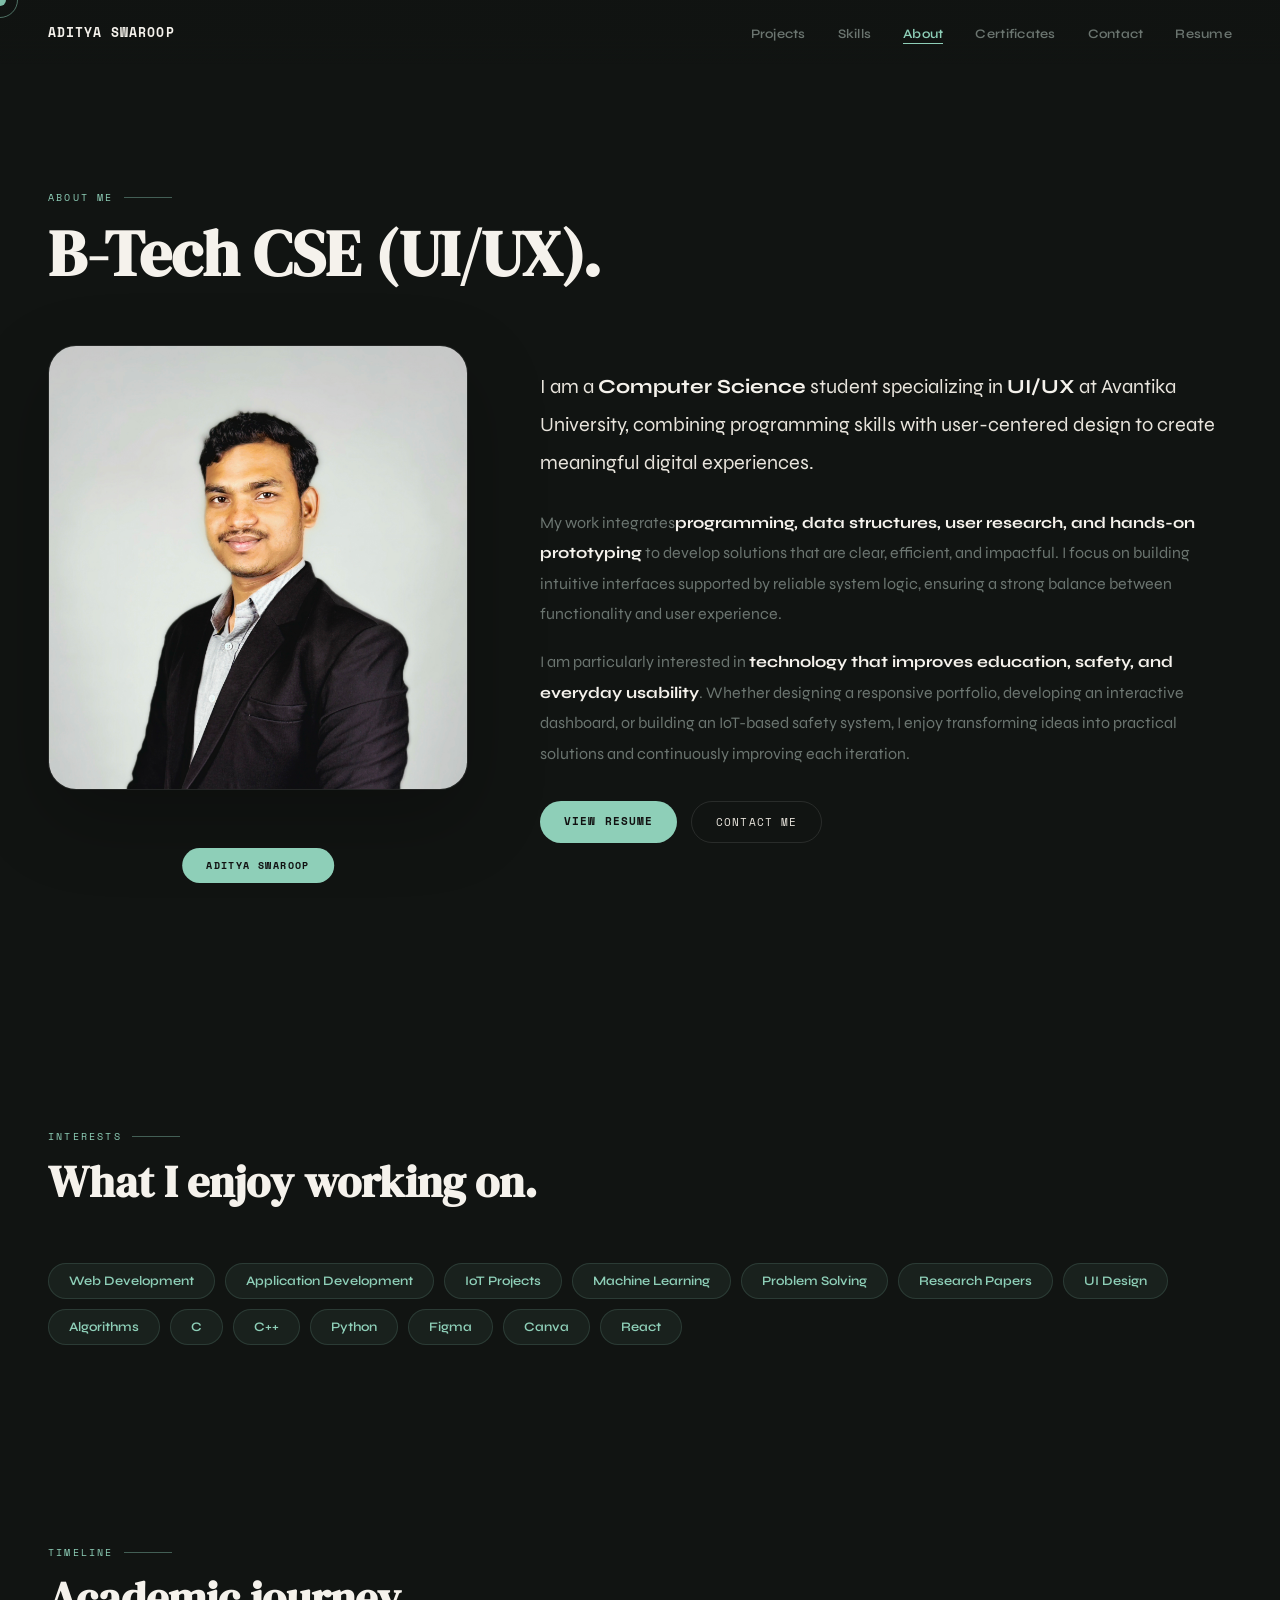
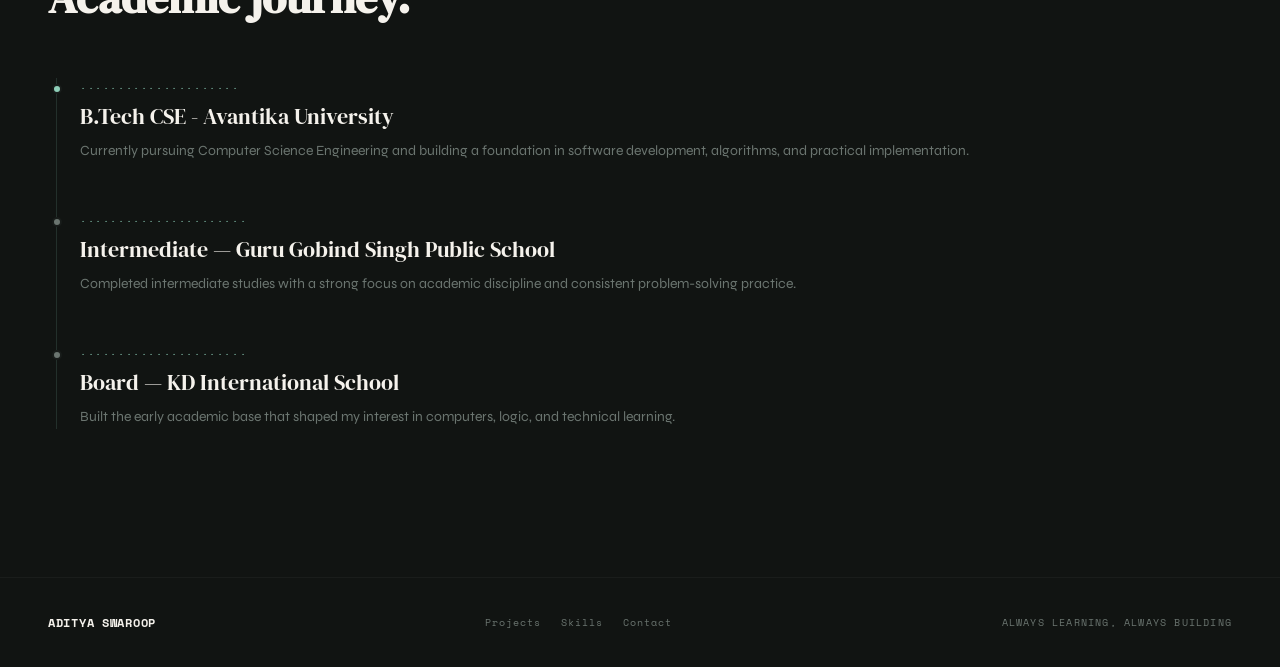
<file: about.html>
<!DOCTYPE html>
<html lang="en">
<head>
  <meta charset="UTF-8" />
  <meta name="viewport" content="width=device-width, initial-scale=1.0" />
  <title>About | Aditya Swaroop</title>
  <link rel="stylesheet" href="css/style.css" />
  <link rel="stylesheet" href="css/about.css" />
</head>
<body>
  <div class="cursor" id="cursor"></div>
  <div class="cursor-ring" id="cursor-ring"></div>

  <nav class="navbar">
    <a class="nav-logo" href="index.html">ADITYA SWAROOP</a>
    <ul class="nav-links">
      <li><a href="projects.html">Projects</a></li>
      <li><a href="skills.html">Skills</a></li>
      <li><a href="about.html">About</a></li>
      <li><a href="certificates.html">Certificates</a></li>
      <li><a href="contact.html">Contact</a></li>
      <li><a href="resume.html">Resume</a></li>
    </ul>
  </nav>

  <main class="page-wrapper">
    <section class="section">
      <div class="section-label">ABOUT ME</div>
      <h1 class="section-title">B-Tech CSE (UI/UX).</h1>

      <div class="about-hero reveal">
        <div class="about-photo">
          <img src="assets/images/aditya.jpeg" alt="Aditya Swaroop" />
          <div class="photo-badge">ADITYA SWAROOP</div>
        </div>

        <div>
          <p class="about-lead">
            I am a <strong>Computer Science</strong> student specializing in <strong>UI/UX</strong> at Avantika University, combining programming skills with user-centered design to create meaningful digital experiences.
          </p>
          <p class="about-body">
            My work integrates<strong>programming, data structures, user research, and hands-on prototyping</strong>  to
             develop solutions that are clear, efficient, and impactful. I focus on building 
             intuitive interfaces supported by reliable system logic, ensuring a strong balance 
             between functionality and user experience.
          </p>
          <p class="about-body">
            I am particularly interested in <strong>technology that improves education, safety, and everyday usability</strong>.
             Whether designing a responsive portfolio, developing an interactive dashboard, or 
             building an IoT-based safety system, I enjoy transforming ideas into practical 
             solutions and continuously improving each iteration.
          </p>

          <div class="about-cta-row">
            <a href="resume.html" class="btn-sm-accent">VIEW RESUME</a>
            <a href="contact.html" class="btn-sm-outline">CONTACT ME</a>
          </div>
        </div>
      </div>
    </section>

    <section class="section">
      <div class="section-label">INTERESTS</div>
      <h2 class="section-title" style="font-size:clamp(28px,4vw,44px);">What I enjoy working on.</h2>
      <div class="interests-cloud">
        <span class="interest-tag">Web Development</span>
        <span class="interest-tag">Application Development</span>
        <span class="interest-tag">IoT Projects</span>
        <span class="interest-tag">Machine Learning</span>
        <span class="interest-tag">Problem Solving</span>
        <span class="interest-tag">Research Papers</span>
        <span class="interest-tag">UI Design</span>
        <span class="interest-tag">Algorithms</span>
        <span class="interest-tag">C</span>
        <span class="interest-tag">C++</span>
        <span class="interest-tag">Python</span>
        <span class="interest-tag">Figma</span>
        <span class="interest-tag">Canva</span>
        <span class="interest-tag">React</span>
      </div>
    </section>

    <section class="section">
      <div class="section-label">TIMELINE</div>
      <h2 class="section-title" style="font-size:clamp(28px,4vw,44px);">Academic journey.</h2>
      <div class="timeline">
        <div class="tl-item">
          <div class="tl-dot accent"></div>
          <span class="tl-date">.....................</span>
          <div class="tl-title">B.Tech CSE - Avantika University</div>
          <p class="tl-desc">Currently pursuing Computer Science Engineering and building a foundation in software development, algorithms, and practical implementation.</p>
        </div>
        <div class="tl-item">
          <div class="tl-dot"></div>
          <span class="tl-date">......................</span>
          <div class="tl-title">Intermediate — Guru Gobind Singh Public School</div>
          <p class="tl-desc">Completed intermediate studies with a strong focus on academic discipline and consistent problem-solving practice.</p>
        </div>
        <div class="tl-item">
          <div class="tl-dot"></div>
          <span class="tl-date">......................</span>
          <div class="tl-title">Board — KD International School</div>
          <p class="tl-desc">Built the early academic base that shaped my interest in computers, logic, and technical learning.</p>
        </div>
      </div>
    </section>
  </main>

  <footer>
    <span class="foot-logo">ADITYA SWAROOP</span>
    <div class="foot-links">
      <a href="projects.html">Projects</a>
      <a href="skills.html">Skills</a>
      <a href="contact.html">Contact</a>
    </div>
    <span class="foot-copy">ALWAYS LEARNING, ALWAYS BUILDING</span>
  </footer>

  <script src="js/main.js"></script>
  <script src="js/about.js"></script>
</body>
</html>
</file>
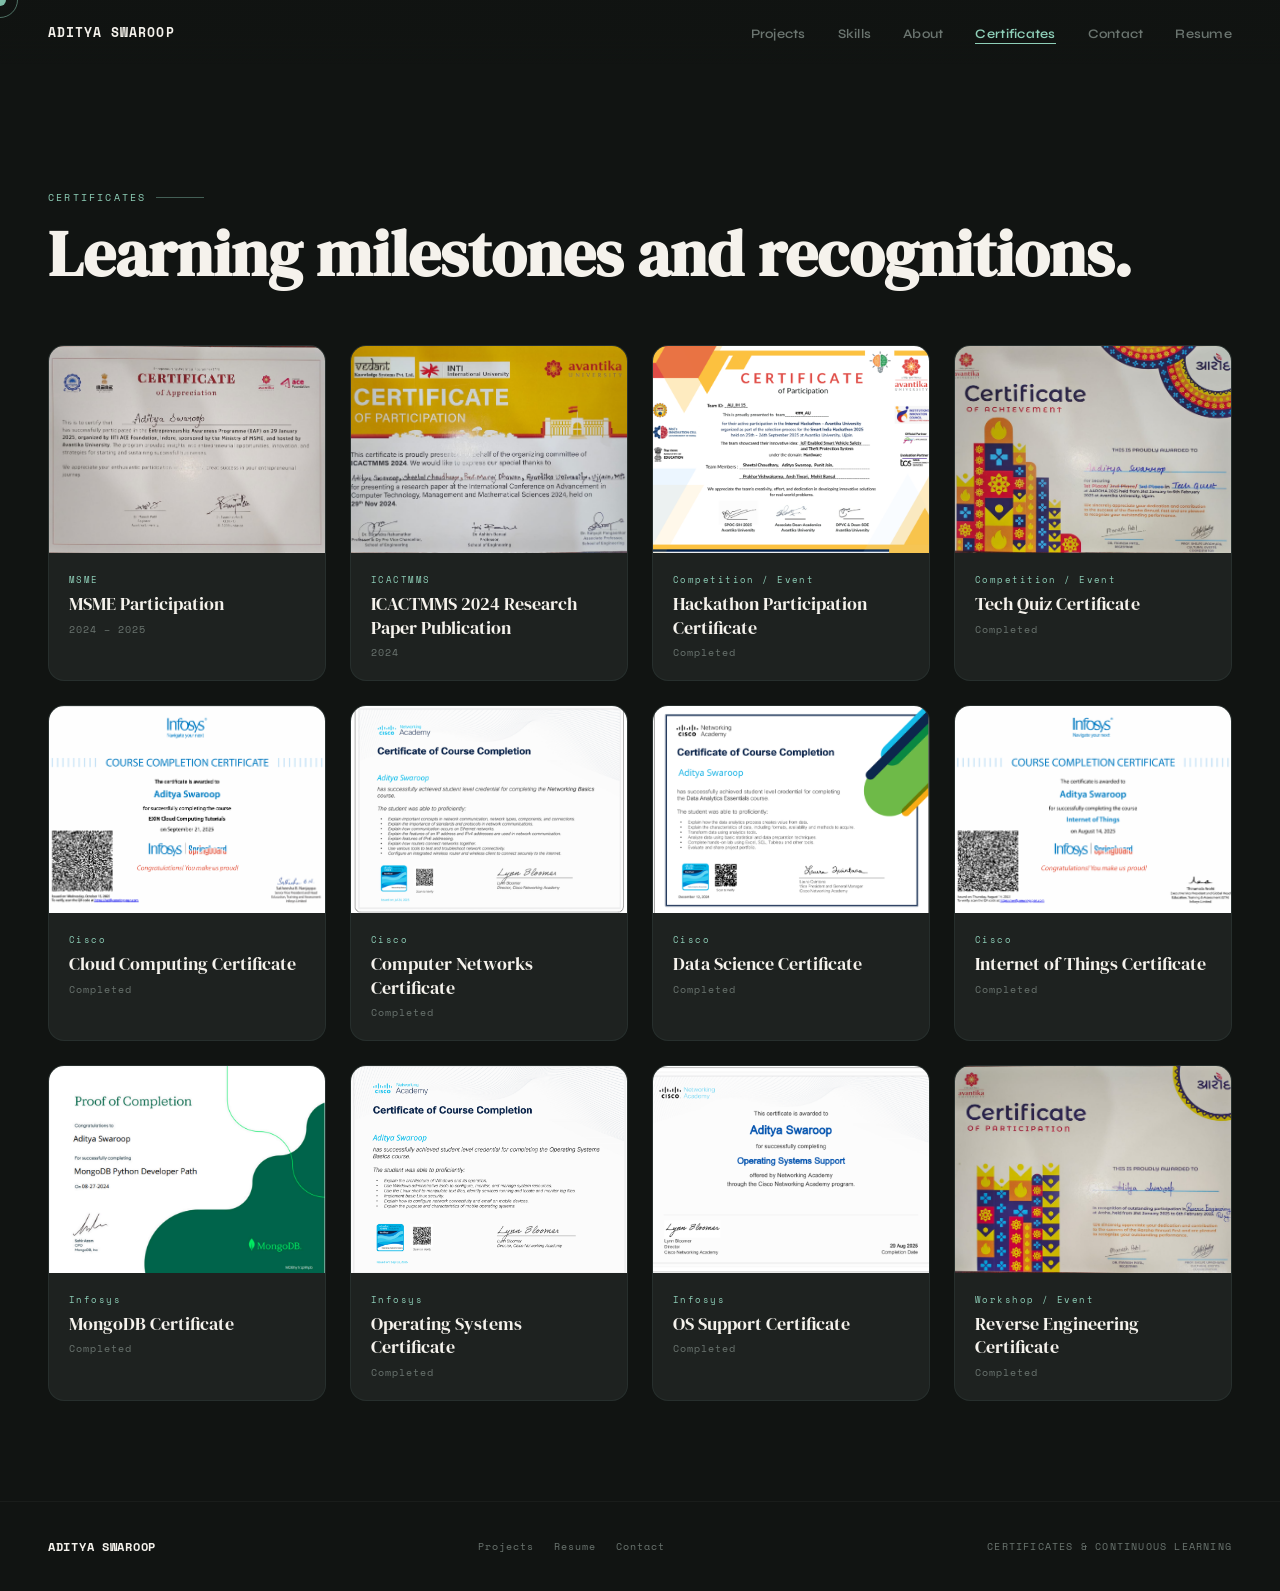
<file: certificates.html>
<!DOCTYPE html>
<html lang="en">
<head>
  <meta charset="UTF-8" />
  <meta name="viewport" content="width=device-width, initial-scale=1.0" />
  <title>Certificates | Aditya Swaroop</title>
  <link rel="stylesheet" href="css/style.css" />
  <link rel="stylesheet" href="css/certificates.css" />
</head>
<body>
  <div class="cursor" id="cursor"></div>
  <div class="cursor-ring" id="cursor-ring"></div>

  <nav class="navbar">
    <a class="nav-logo" href="index.html">ADITYA SWAROOP</a>
    <ul class="nav-links">
      <li><a href="projects.html">Projects</a></li>
      <li><a href="skills.html">Skills</a></li>
      <li><a href="about.html">About</a></li>
      <li><a href="certificates.html">Certificates</a></li>
      <li><a href="contact.html">Contact</a></li>
      <li><a href="resume.html">Resume</a></li>
    </ul>
  </nav>

  <main class="page-wrapper">
    <section class="section">
      <div class="section-label">CERTIFICATES</div>
      <h1 class="section-title">Learning milestones and recognitions.</h1>
      <div id="cert-grid" class="cert-grid"></div>
    </section>
  </main>

  <div class="lightbox" id="lightbox">
    <div class="lightbox-bg" id="lightbox-bg"></div>
    <div class="lightbox-content">
      <button class="lightbox-close" id="lightbox-close">×</button>
      <img class="lightbox-img" id="lightbox-img" alt="Certificate preview" />
      <div class="lightbox-info">
        <h3 id="lb-title"></h3>
        <p id="lb-issuer"></p>
      </div>
    </div>
  </div>

  <footer>
    <span class="foot-logo">ADITYA SWAROOP</span>
    <div class="foot-links">
      <a href="projects.html">Projects</a>
      <a href="resume.html">Resume</a>
      <a href="contact.html">Contact</a>
    </div>
    <span class="foot-copy">CERTIFICATES & CONTINUOUS LEARNING</span>
  </footer>

  <script src="js/main.js"></script>
  <script src="js/certificates.js"></script>
</body>
</html>
</file>
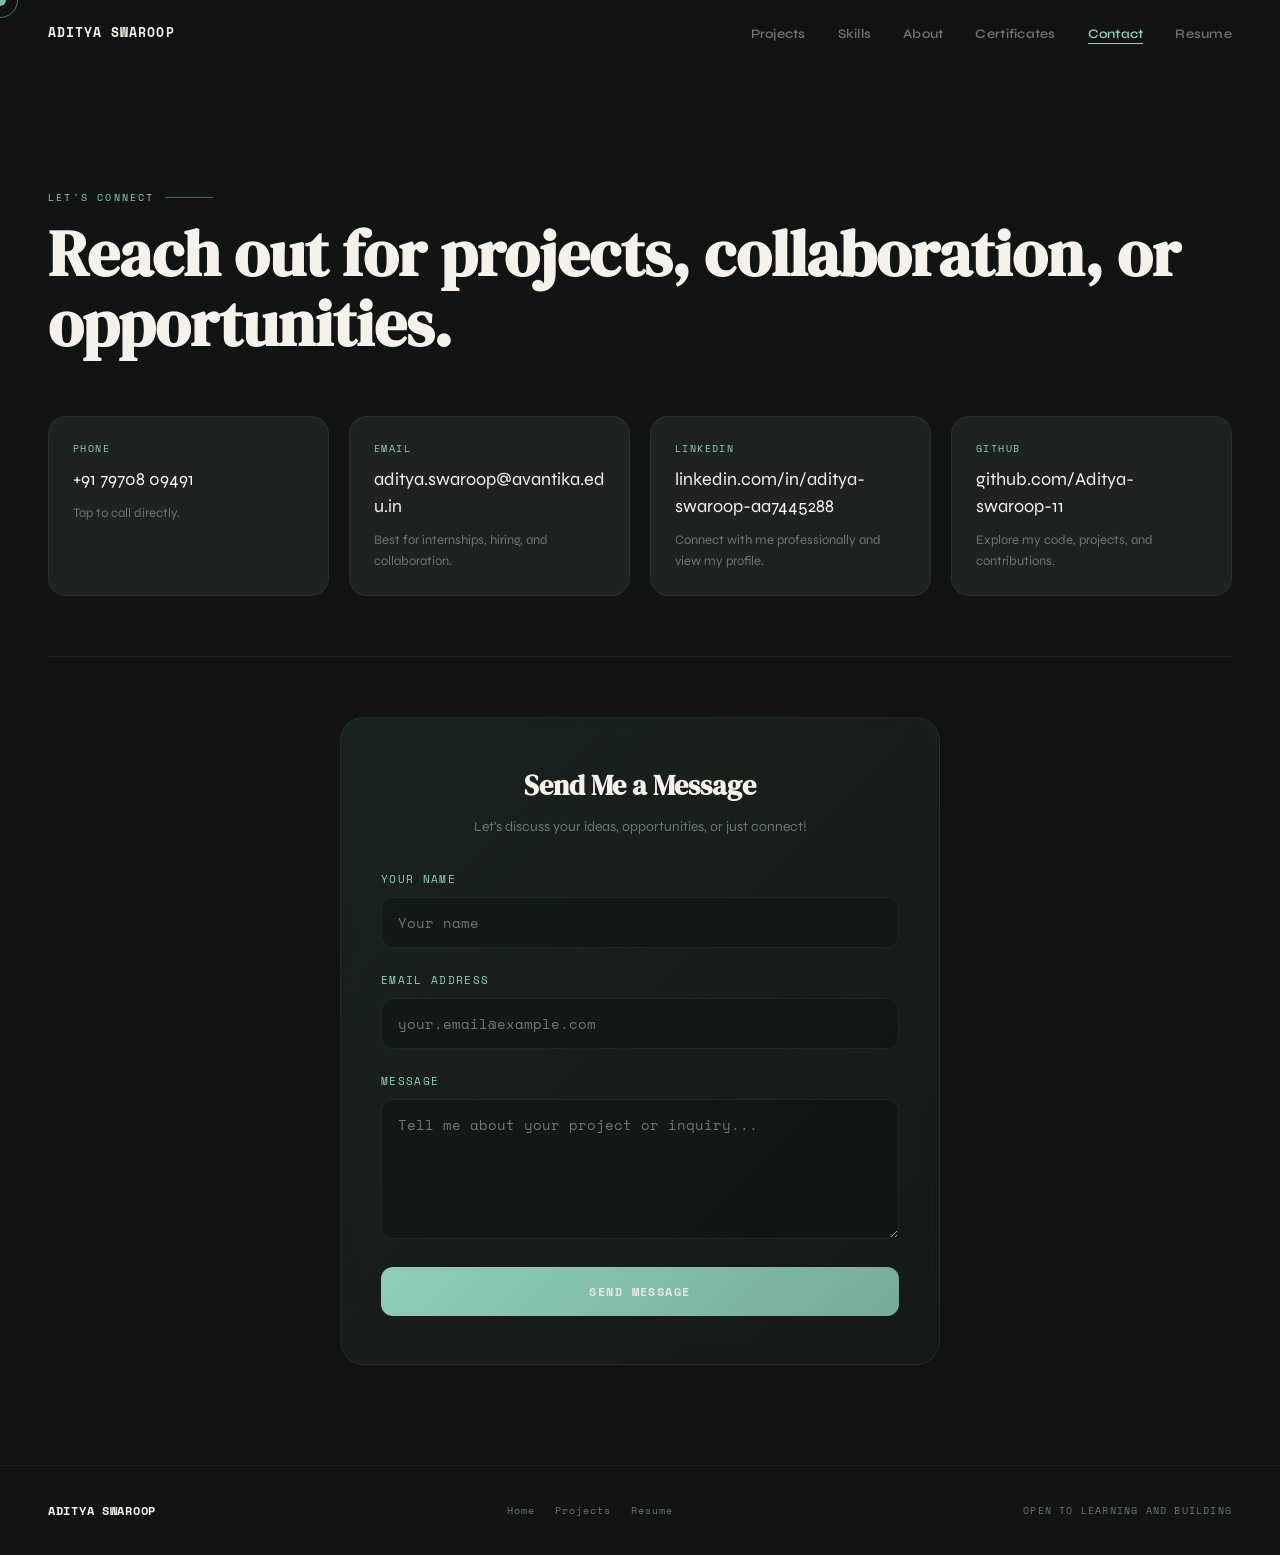
<file: contact.html>
<!DOCTYPE html>
<html lang="en">
<head>
  <meta charset="UTF-8" />
  <meta name="viewport" content="width=device-width, initial-scale=1.0" />
  <title>Contact | Aditya Swaroop</title>
  <link rel="stylesheet" href="css/style.css" />
  <style>
    .contact-grid { display:grid; grid-template-columns: repeat(auto-fit, minmax(240px, 1fr)); gap: 20px; }
    .contact-card {
      display:block; background: var(--card); border:1px solid var(--border); border-radius:18px;
      padding:24px; text-decoration:none; color:var(--text); transition:transform .25s, border-color .25s;
    }
    .contact-card:hover { transform: translateY(-4px); border-color: rgba(142,207,184,.3); }
    .contact-label { font-family:'Space Mono', monospace; font-size:10px; letter-spacing:.14em; color:var(--accent); margin-bottom:10px; }
    .contact-value { font-size:18px; color:var(--white); line-height:1.5; word-break:break-word; }
    .contact-note { margin-top:10px; color:var(--muted); font-size:13px; line-height:1.6; }
    
    /* Contact Form Styles */
    .contact-form-section { margin-top: 60px; padding-top: 60px; border-top: 1px solid var(--border); }
    .contact-form-container {
      background: linear-gradient(135deg, rgba(142,207,184,0.08) 0%, rgba(142,207,184,0.03) 100%);
      border: 1px solid var(--border);
      border-radius: 24px;
      padding: 48px 40px;
      max-width: 600px;
      margin: 0 auto;
      backdrop-filter: blur(10px);
    }
    .form-title { font-family: 'DM Serif Display', serif; font-size: 28px; color: var(--white); margin-bottom: 12px; text-align: center; }
    .form-subtitle { text-align: center; color: var(--muted); font-size: 14px; margin-bottom: 32px; line-height: 1.6; }
    .form-group { margin-bottom: 24px; }
    .form-label { display: block; font-family: 'Space Mono', monospace; font-size: 11px; letter-spacing: .12em; color: var(--accent); margin-bottom: 10px; text-transform: uppercase; }
    .form-input, .form-textarea {
      width: 100%;
      background: rgba(16,22,20,0.6);
      border: 1px solid var(--border);
      border-radius: 12px;
      padding: 14px 16px;
      font-family: 'Space Mono', monospace;
      font-size: 14px;
      color: var(--white);
      transition: border-color .3s, box-shadow .3s;
      box-sizing: border-box;
    }
    .form-input:focus, .form-textarea:focus {
      outline: none;
      border-color: rgba(142,207,184,0.5);
      box-shadow: 0 0 20px rgba(142,207,184,0.1);
    }
    .form-textarea {
      resize: vertical;
      min-height: 140px;
      font-family: 'Space Mono', monospace;
    }
    .form-button {
      width: 100%;
      background: linear-gradient(135deg, rgba(142,207,184,1) 0%, rgba(142,207,184,0.8) 100%);
      border: none;
      border-radius: 12px;
      padding: 16px 24px;
      color: var(--dark);
      font-family: 'Space Mono', monospace;
      font-size: 12px;
      letter-spacing: .12em;
      font-weight: 700;
      cursor: pointer;
      transition: transform .2s, box-shadow .2s;
      text-transform: uppercase;
    }
    .form-button:hover {
      transform: translateY(-2px);
      box-shadow: 0 10px 30px rgba(142,207,184,0.3);
    }
    .form-button:active { transform: translateY(0); }
    .form-message { text-align: center; margin-top: 16px; font-size: 13px; padding: 12px; border-radius: 8px; display: none; }
    .form-message.success { background: rgba(76,175,80,0.1); color: #4CAF50; border: 1px solid rgba(76,175,80,0.3); display: block; }
    .form-message.error { background: rgba(244,67,54,0.1); color: #F44336; border: 1px solid rgba(244,67,54,0.3); display: block; }
  </style>
</head>
<body>
  <div class="cursor" id="cursor"></div>
  <div class="cursor-ring" id="cursor-ring"></div>

  <nav class="navbar">
    <a class="nav-logo" href="index.html">ADITYA SWAROOP</a>
    <ul class="nav-links">
      <li><a href="projects.html">Projects</a></li>
      <li><a href="skills.html">Skills</a></li>
      <li><a href="about.html">About</a></li>
      <li><a href="certificates.html">Certificates</a></li>
      <li><a href="contact.html">Contact</a></li>
      <li><a href="resume.html">Resume</a></li>
    </ul>
  </nav>

  <main class="page-wrapper">
    <section class="section">
      <div class="section-label">LET'S CONNECT</div>
      <h1 class="section-title">Reach out for projects, collaboration, or opportunities.</h1>

      <div class="contact-grid reveal">
        <a class="contact-card" href="tel:+917970809491">
          <div class="contact-label">PHONE</div>
          <div class="contact-value">+91 79708 09491</div>
          <div class="contact-note">Tap to call directly.</div>
        </a>

        <a class="contact-card" href="mailto:aditya.swaroop@avantika.edu.in">
          <div class="contact-label">EMAIL</div>
          <div class="contact-value">aditya.swaroop@avantika.edu.in</div>
          <div class="contact-note">Best for internships, hiring, and collaboration.</div>
        </a>

        <a class="contact-card" href="https://www.linkedin.com/in/aditya-swaroop-aa7445288" target="_blank" rel="noreferrer">
          <div class="contact-label">LINKEDIN</div>
          <div class="contact-value">linkedin.com/in/aditya-swaroop-aa7445288</div>
          <div class="contact-note">Connect with me professionally and view my profile.</div>
        </a>

        <a class="contact-card" href="https://github.com/Aditya-swaroop-11" target="_blank" rel="noreferrer">
          <div class="contact-label">GITHUB</div>
          <div class="contact-value">github.com/Aditya-swaroop-11</div>
          <div class="contact-note">Explore my code, projects, and contributions.</div>
        </a>
      </div>

      <div class="contact-form-section">
        <div class="contact-form-container reveal">
          <h2 class="form-title">Send Me a Message</h2>
          <p class="form-subtitle">Let's discuss your ideas, opportunities, or just connect!</p>
          
          <form id="contact-form">
            <div class="form-group">
              <label class="form-label">Your Name</label>
              <input type="text" class="form-input" id="form-name" name="name" required placeholder="Your name">
            </div>

            <div class="form-group">
              <label class="form-label">Email Address</label>
              <input type="email" class="form-input" id="form-email" name="email" required placeholder="your.email@example.com">
            </div>

            <div class="form-group">
              <label class="form-label">Message</label>
              <textarea class="form-textarea" id="form-message" name="message" required placeholder="Tell me about your project or inquiry..."></textarea>
            </div>

            <button type="submit" class="form-button">Send Message</button>
            <div class="form-message" id="form-message-box"></div>
          </form>
        </div>
      </div>
    </section>
  </main>

  <footer>
    <span class="foot-logo">ADITYA SWAROOP</span>
    <div class="foot-links">
      <a href="index.html">Home</a>
      <a href="projects.html">Projects</a>
      <a href="resume.html">Resume</a>
    </div>
    <span class="foot-copy">OPEN TO LEARNING AND BUILDING</span>
  </footer>

  <script src="js/main.js"></script>
  
  <script>
    // Contact Form Handler
    document.addEventListener('DOMContentLoaded', () => {
      const form = document.getElementById('contact-form');
      const messageBox = document.getElementById('form-message-box');

      if (form) {
        form.addEventListener('submit', async (e) => {
          e.preventDefault();

          const name = document.getElementById('form-name').value.trim();
          const email = document.getElementById('form-email').value.trim();
          const message = document.getElementById('form-message').value.trim();

          // Basic validation
          if (!name || !email || !message) {
            showMessage('Please fill in all fields.', 'error');
            return;
          }

          // Email validation
          const emailRegex = /^[^\s@]+@[^\s@]+\.[^\s@]+$/;
          if (!emailRegex.test(email)) {
            showMessage('Please enter a valid email address.', 'error');
            return;
          }

          // Disable button during submission
          const button = form.querySelector('.form-button');
          const originalText = button.textContent;
          button.disabled = true;
          button.textContent = 'Sending...';

          try {
            // Send to FormSubmit (free service - no backend required)
            const response = await fetch('https://formsubmit.co/aditya.swaroop@avantika.edu.in', {
              method: 'POST',
              headers: {
                'Accept': 'application/json',
                'Content-Type': 'application/x-www-form-urlencoded',
              },
              body: new URLSearchParams({
                name: name,
                email: email,
                message: message,
                _captcha: 'false',
                _next: window.location.href
              })
            });

            if (response.ok) {
              showMessage('Thank you! Your message has been sent successfully.', 'success');
              form.reset();
            } else {
              showMessage('Oops! Something went wrong. Please try again.', 'error');
            }
          } catch (error) {
            console.error('Form submission error:', error);
            // Even if fetch fails, show success (FormSubmit might still work)
            showMessage('Thank you! Your message has been sent successfully.', 'success');
            form.reset();
          } finally {
            button.disabled = false;
            button.textContent = originalText;
          }
        });
      }

      function showMessage(text, type) {
        messageBox.textContent = text;
        messageBox.className = 'form-message ' + type;
        setTimeout(() => {
          messageBox.className = 'form-message';
        }, 5000);
      }
    });
  </script>
</body>
</html>
</file>
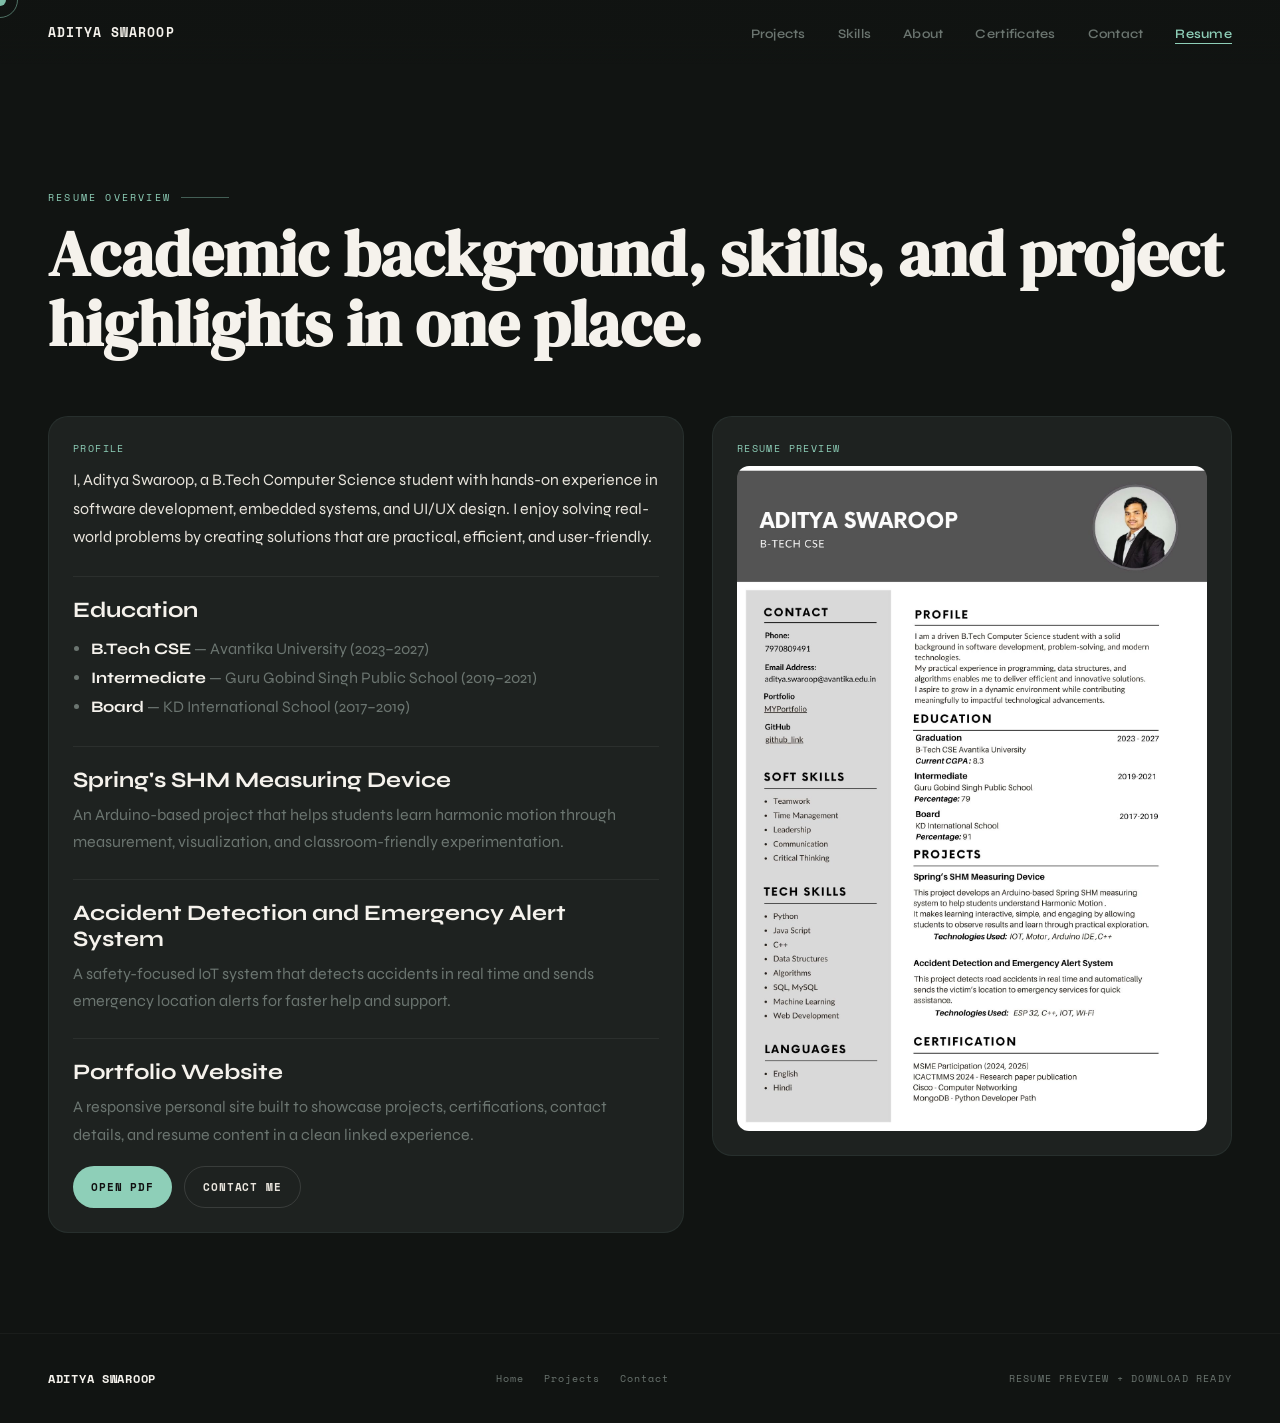
<file: resume.html>
<!DOCTYPE html>
<html lang="en">
<head>
  <meta charset="UTF-8" />
  <meta name="viewport" content="width=device-width, initial-scale=1.0" />
  <title>Resume | Aditya Swaroop</title>
  <link rel="stylesheet" href="css/style.css" />
  <style>
    .resume-layout { display:grid; grid-template-columns: 1.1fr .9fr; gap: 28px; align-items:start; }
    .resume-card, .resume-preview {
      background: var(--card); border:1px solid var(--border); border-radius:20px; padding:24px;
    }
    .resume-subtitle { font-family:'Space Mono', monospace; font-size:10px; letter-spacing:.14em; color:var(--accent); margin-bottom:10px; }
    .resume-preview img { width:100%; border-radius:12px; display:block; }
    .resume-actions { display:flex; gap:12px; flex-wrap:wrap; margin-top:18px; }
    .resume-btn {
      display:inline-flex; align-items:center; justify-content:center; padding:12px 18px; border-radius:999px;
      text-decoration:none; font-family:'Space Mono', monospace; font-size:11px; font-weight:700; letter-spacing:.08em;
    }
    .resume-btn.primary { background: var(--accent); color:#111; }
    .resume-btn.secondary { border:1px solid rgba(255,255,255,.12); color:var(--text); }
    .resume-list { margin-top:12px; padding-left:18px; color:var(--muted); line-height:1.8; }
    .resume-section-block { margin-top:24px; padding-top:20px; border-top:1px solid rgba(255,255,255,.06); }
    .resume-section-block h3 { color:var(--white); margin-bottom:8px; font-size:22px; }
    .resume-section-block p { color:var(--muted); line-height:1.7; }
    @media (max-width: 900px) { .resume-layout { grid-template-columns:1fr; } }
  </style>
</head>
<body>
  <div class="cursor" id="cursor"></div>
  <div class="cursor-ring" id="cursor-ring"></div>

  <nav class="navbar">
    <a class="nav-logo" href="index.html">ADITYA SWAROOP</a>
    <ul class="nav-links">
      <li><a href="projects.html">Projects</a></li>
      <li><a href="skills.html">Skills</a></li>
      <li><a href="about.html">About</a></li>
      <li><a href="certificates.html">Certificates</a></li>
      <li><a href="contact.html">Contact</a></li>
      <li><a href="resume.html">Resume</a></li>
    </ul>
  </nav>

  <main class="page-wrapper">
    <section class="section">
      <div class="section-label">RESUME OVERVIEW</div>
      <h1 class="section-title">Academic background, skills, and project highlights in one place.</h1>

      <div class="resume-layout reveal visible">
        <div class="resume-card">
          <div class="resume-subtitle">PROFILE</div>
          <p style="font-size:16px; line-height:1.8; color:var(--text);">
            I, Aditya Swaroop, a B.Tech Computer Science student with hands-on experience
             in software development, embedded systems, and UI/UX design. I enjoy solving 
             real-world problems by creating solutions that are practical, efficient, and 
             user-friendly.
          </p>

          <div class="resume-section-block">
            <h3>Education</h3>
            <ul class="resume-list">
              <li><strong style="color:var(--white);">B.Tech CSE</strong> — Avantika University (2023–2027)</li>
              <li><strong style="color:var(--white);">Intermediate</strong> — Guru Gobind Singh Public School (2019–2021)</li>
              <li><strong style="color:var(--white);">Board</strong> — KD International School (2017–2019)</li>
            </ul>
          </div>

          <div class="resume-section-block" id="spring-shm">
            <h3>Spring's SHM Measuring Device</h3>
            <p>An Arduino-based project that helps students learn harmonic motion through measurement, visualization, and classroom-friendly experimentation.</p>
          </div>

          <div class="resume-section-block" id="accident-alert">
            <h3>Accident Detection and Emergency Alert System</h3>
            <p>A safety-focused IoT system that detects accidents in real time and sends emergency location alerts for faster help and support.</p>
          </div>

          <div class="resume-section-block" id="portfolio-site">
            <h3>Portfolio Website</h3>
            <p>A responsive personal site built to showcase projects, certifications, contact details, and resume content in a clean linked experience.</p>
          </div>

          <div class="resume-actions">
            <a class="resume-btn primary" href="Resume/Aditya_Swaroop_Resume.pdf" target="_blank" rel="noreferrer">OPEN PDF</a>
            <a class="resume-btn secondary" href="contact.html">CONTACT ME</a>
          </div>
        </div>

        <div class="resume-preview">
          <div class="resume-subtitle">RESUME PREVIEW</div>
          <img src="Resume/Aditya_Swaroop_Resume.jpg" alt="Aditya Swaroop resume preview" />
        </div>
      </div>
    </section>
  </main>

  <footer>
    <span class="foot-logo">ADITYA SWAROOP</span>
    <div class="foot-links">
      <a href="index.html">Home</a>
      <a href="projects.html">Projects</a>
      <a href="contact.html">Contact</a>
    </div>
    <span class="foot-copy">RESUME PREVIEW + DOWNLOAD READY</span>
  </footer>

  <script src="js/main.js"></script>
</body>
</html>
</file>
<file: css/style.css>
/* ============================================================
   style.css — Global Styles (shared across all pages)
   ============================================================ */

@import url('https://fonts.googleapis.com/css2?family=DM+Serif+Display:ital@0;1&family=Space+Mono:wght@400;700&family=Syne:wght@400;600;700;800&display=swap');

:root {
  --bg:      #111412;
  --bg2:     #181c1a;
  --card:    #1e2220;
  --accent:  #8ecfb8;
  --accent2: #c8f0e4;
  --text:    #e8e4dc;
  --muted:   #6b7570;
  --white:   #f5f2ec;
  --border:  rgba(142,207,184,0.08);
}

*, *::before, *::after { box-sizing: border-box; margin: 0; padding: 0; }
html { scroll-behavior: smooth; }

body {
  background: var(--bg);
  color: var(--text);
  font-family: 'Syne', sans-serif;
  overflow-x: hidden;
  cursor: none;
}

/* ── CUSTOM CURSOR ───────────────────────────────── */
.cursor {
  width: 12px; height: 12px;
  background: var(--accent);
  border-radius: 50%;
  position: fixed; top: 0; left: 0;
  pointer-events: none;
  z-index: 9999;
  transform: translate(-50%,-50%);
  transition: width .2s, height .2s, background .2s;
  mix-blend-mode: difference;
}
.cursor-ring {
  width: 36px; height: 36px;
  border: 1.5px solid var(--accent);
  border-radius: 50%;
  position: fixed; top: 0; left: 0;
  pointer-events: none;
  z-index: 9998;
  transform: translate(-50%,-50%);
  transition: width .18s, height .18s;
  opacity: .5;
}
body.cursor-hover .cursor { width: 20px; height: 20px; }
body.cursor-hover .cursor-ring { width: 52px; height: 52px; }

/* ── NAVBAR ──────────────────────────────────────── */
.navbar {
  position: fixed; top: 0; left: 0; right: 0;
  display: flex; justify-content: space-between; align-items: center;
  padding: 22px 48px;
  z-index: 100;
  background: linear-gradient(to bottom, rgba(17,20,18,.96) 60%, transparent);
}
.nav-logo {
  font-family: 'Space Mono', monospace;
  font-weight: 700; font-size: 13px;
  letter-spacing: .08em; color: var(--white);
  text-decoration: none;
}
.nav-links { display: flex; gap: 32px; list-style: none; }
.nav-links a {
  font-size: 13px; font-weight: 600;
  color: var(--muted); text-decoration: none;
  letter-spacing: .02em; transition: color .2s;
  position: relative; padding-bottom: 2px;
}
.nav-links a::after {
  content: '';
  position: absolute; bottom: 0; left: 0;
  width: 0; height: 1px;
  background: var(--accent);
  transition: width .25s;
}
.nav-links a:hover { color: var(--white); }
.nav-links a:hover::after { width: 100%; }
.nav-links a.active { color: var(--accent); }
.nav-links a.active::after { width: 100%; }

/* ── PAGE WRAPPER ────────────────────────────────── */
.page-wrapper { padding-top: 90px; }

/* ── SECTION BASICS ──────────────────────────────── */
.section { padding: 100px 48px; }
.section-label {
  font-family: 'Space Mono', monospace;
  font-size: 10px; letter-spacing: .22em;
  color: var(--accent); margin-bottom: 14px;
  display: flex; align-items: center; gap: 10px;
}
.section-label::after {
  content: '';
  width: 48px; height: 1px;
  background: var(--accent); opacity: .4;
}
.section-title {
  font-family: 'DM Serif Display', serif;
  font-size: clamp(36px, 5vw, 64px);
  color: var(--white); line-height: 1.1;
  margin-bottom: 56px;
}

/* ── TICKER ──────────────────────────────────────── */
.ticker-wrap {
  background: var(--accent);
  overflow: hidden; white-space: nowrap;
  padding: 13px 0;
  transform: rotate(-.7deg) scaleX(1.02);
  position: relative; z-index: 10;
}
.ticker-track {
  display: inline-block;
  animation: ticker 24s linear infinite;
}
.ticker-track span {
  font-family: 'Space Mono', monospace;
  font-size: 11px; font-weight: 700;
  letter-spacing: .18em; color: #111;
  margin: 0 48px;
}
.ticker-track span::before { content: '✦'; margin-right: 48px; opacity: .5; }
@keyframes ticker {
  from { transform: translateX(0); }
  to   { transform: translateX(-50%); }
}

/* ── FOOTER ──────────────────────────────────────── */
footer {
  padding: 36px 48px;
  border-top: 1px solid rgba(255,255,255,.04);
  display: flex; justify-content: space-between; align-items: center;
  flex-wrap: wrap; gap: 12px;
}
.foot-logo {
  font-family: 'Space Mono', monospace;
  font-size: 12px; font-weight: 700;
  color: var(--white); letter-spacing: .06em;
}
.foot-copy {
  font-family: 'Space Mono', monospace;
  font-size: 10px; color: var(--muted);
  letter-spacing: .12em;
}
.foot-links { display: flex; gap: 20px; }
.foot-links a {
  font-family: 'Space Mono', monospace;
  font-size: 10px; color: var(--muted);
  text-decoration: none; letter-spacing: .1em;
  transition: color .2s;
}
.foot-links a:hover { color: var(--accent); }

/* ── HOVER CARDS ─────────────────────────────────── */
.hover-card {
  position: fixed; pointer-events: none; z-index: 500;
  opacity: 0; transform: rotate(-4deg) scale(.92);
  transition: opacity .25s, transform .25s;
  border-radius: 16px; overflow: hidden;
  box-shadow: 0 24px 60px rgba(0,0,0,.6); width: 260px;
}
.hover-card.visible { opacity: 1; transform: rotate(-3deg) scale(1); }

.hc-photo {
  background: #2a3330; height: 220px;
  display: flex; align-items: center; justify-content: center;
  font-size: 64px; position: relative;
}
.hc-photo img {
  width: 100%; height: 100%; object-fit: cover;
}
.hc-note {
  position: absolute; left: 0; top: 0; bottom: 0; width: 28px;
  background: rgba(0,0,0,.3);
  display: flex; align-items: center; justify-content: center;
}
.hc-note span {
  font-family: 'Space Mono', monospace; font-size: 9px;
  letter-spacing: .18em; color: var(--accent);
  writing-mode: vertical-rl; transform: rotate(180deg);
}
.hc-caption {
  background: var(--accent); padding: 13px 16px;
  font-family: 'Space Mono', monospace; font-size: 11px;
  color: #111; font-weight: 700; letter-spacing: .04em;
}

.hc-info {
  background: var(--accent2); padding: 18px 20px;
  transform: rotate(2deg); border-radius: 12px;
  box-shadow: 0 16px 40px rgba(0,0,0,.5); width: 300px;
}
.hc-info p { font-size: 13px; color: #1a2420; line-height: 1.6; }
.hc-info p strong { font-weight: 800; }

/* ── REVEAL ANIMATION ────────────────────────────── */
.reveal {
  opacity: 0; transform: translateY(28px);
  transition: opacity .7s ease, transform .7s ease;
}
.reveal.visible { opacity: 1; transform: translateY(0); }

/* ── REACT BADGE ─────────────────────────────────── */
.react-badge {
  display: inline-flex; align-items: center; gap: 6px;
  background: rgba(97,218,251,.07);
  border: 1px solid rgba(97,218,251,.18);
  border-radius: 100px; padding: 4px 12px;
  font-family: 'Space Mono', monospace;
  font-size: 9px; letter-spacing: .1em; color: #61dafb;
  margin-bottom: 14px;
}
.react-badge::before { content: '⚛'; font-size: 11px; }

/* ── RESPONSIVE ──────────────────────────────────── */
@media (max-width: 900px) {
  .navbar { padding: 16px 20px; }
  .nav-links { gap: 18px; }
  .section { padding: 80px 20px; }
}
@media (max-width: 600px) {
  .nav-links { display: none; }
}
</file>
<file: css/about.css>
/* about.css */

.about-hero {
  display: grid; grid-template-columns: minmax(280px, 420px) 1fr;
  gap: 72px; align-items: center; margin-bottom: 64px;
}
.about-photo {
  position: relative;
  min-height: 520px;
}
.about-photo img {
  width: 100%; height: 100%; object-fit: cover;
  border-radius: 28px;
  border: 1px solid rgba(255,255,255,.08);
  box-shadow: 0 28px 80px rgba(0,0,0,.24);
}
.photo-badge {
  position: absolute; bottom: -18px; left: 50%; transform: translateX(-50%);
  background: var(--accent); color: #111;
  font-family: 'Space Mono', monospace; font-size: 10px;
  font-weight: 700; letter-spacing: .14em;
  padding: 10px 24px; border-radius: 100px; white-space: nowrap;
}
.about-lead {
  font-size: 20px; line-height: 1.9; color: var(--text);
  margin-bottom: 26px;
  max-width: 760px;
}
.about-lead strong { color: var(--white); }
.about-body {
  font-size: 16px; line-height: 1.9; color: var(--muted);
  margin-bottom: 18px;
  max-width: 800px;
}
.about-body strong { color: var(--white); }
.about-cta-row { display: flex; gap: 14px; margin-top: 32px; flex-wrap: wrap; }
.btn-sm-accent {
  background: var(--accent); color: #111;
  font-family: 'Space Mono', monospace; font-size: 11px;
  font-weight: 700; letter-spacing: .1em;
  padding: 12px 24px; border-radius: 100px;
  text-decoration: none; transition: background .2s, transform .2s;
}
.btn-sm-accent:hover { background: var(--white); transform: translateY(-2px); }
.btn-sm-outline {
  background: transparent; color: var(--text);
  font-family: 'Space Mono', monospace; font-size: 11px;
  letter-spacing: .1em; padding: 12px 24px; border-radius: 100px;
  border: 1px solid rgba(255,255,255,.1);
  text-decoration: none; transition: border-color .2s, color .2s;
}
.btn-sm-outline:hover { border-color: var(--accent); color: var(--accent); }

/* Interests */
.interests-cloud { display: flex; flex-wrap: wrap; gap: 10px; }
.interest-tag {
  background: rgba(142,207,184,.07);
  border: 1px solid rgba(142,207,184,.15);
  border-radius: 100px; padding: 9px 20px;
  font-size: 13px; font-weight: 600; color: var(--accent);
  transition: background .2s, transform .2s; cursor: default;
}
.interest-tag:hover { background: rgba(142,207,184,.18); transform: translateY(-2px); }

/* Timeline */
.timeline { position: relative; padding-left: 32px; }
.timeline::before {
  content: '';
  position: absolute; left: 8px; top: 0; bottom: 0;
  width: 1px; background: rgba(142,207,184,.15);
}
.tl-item { position: relative; margin-bottom: 48px; }
.tl-dot {
  position: absolute; left: -28px; top: 6px;
  width: 10px; height: 10px; border-radius: 50%;
  background: var(--muted); border: 2px solid var(--bg2);
}
.tl-dot.accent { background: var(--accent); }
.tl-date {
  font-family: 'Space Mono', monospace; font-size: 10px;
  letter-spacing: .16em; color: var(--accent); display: block; margin-bottom: 8px;
}
.tl-title {
  font-family: 'DM Serif Display', serif;
  font-size: 22px; color: var(--white); margin-bottom: 8px;
}
.tl-desc { font-size: 14px; color: var(--muted); line-height: 1.7; }

@media (max-width: 900px) {
  .about-hero { grid-template-columns: 1fr; gap: 40px; }
  .about-photo { max-width: 100%; min-height: 360px; }
}
</file>
<file: css/certificates.css>
/* certificates.css */

.cert-grid {
  display: grid;
  grid-template-columns: repeat(4, 1fr);
  gap: 24px;
}
.cert-card {
  background: var(--card);
  border: 1px solid var(--border);
  border-radius: 16px; overflow: hidden;
  cursor: none;
  transition: transform .3s, box-shadow .3s, border-color .3s;
}
.cert-card:hover {
  transform: translateY(-5px);
  box-shadow: 0 20px 50px rgba(0,0,0,.4);
  border-color: rgba(142,207,184,.25);
}
.cert-thumb {
  width: 100%; aspect-ratio: 4/3;
  background: #242c29;
  display: flex; align-items: center; justify-content: center;
  font-size: 48px; position: relative; overflow: hidden;
}
.cert-thumb img { width: 100%; height: 100%; object-fit: cover; }
.cert-thumb .cert-overlay {
  position: absolute; inset: 0;
  background: rgba(142,207,184,.08);
  opacity: 0; display: flex; align-items: center; justify-content: center;
  transition: opacity .25s;
  font-family: 'Space Mono', monospace; font-size: 11px;
  letter-spacing: .12em; color: var(--accent); font-weight: 700;
}
.cert-card:hover .cert-overlay { opacity: 1; }
.cert-info { padding: 20px; }
.cert-issuer {
  font-family: 'Space Mono', monospace; font-size: 9px;
  letter-spacing: .16em; color: var(--accent); margin-bottom: 6px;
}
.cert-title {
  font-family: 'DM Serif Display', serif;
  font-size: 18px; color: var(--white); margin-bottom: 6px; line-height: 1.3;
}
.cert-date {
  font-family: 'Space Mono', monospace; font-size: 10px;
  color: var(--muted); letter-spacing: .1em;
}

/* Lightbox */
.lightbox {
  position: fixed; inset: 0; z-index: 1000;
  display: none; align-items: center; justify-content: center;
}
.lightbox.open { display: flex; }
.lightbox-bg {
  position: absolute; inset: 0;
  background: rgba(0,0,0,.85); backdrop-filter: blur(8px);
}
.lightbox-content {
  position: relative; z-index: 1;
  background: var(--card); border-radius: 20px;
  padding: 32px; max-width: 980px; width: 90%;
  max-height: 90vh; overflow: auto;
  border: 1px solid var(--border);
}
.lightbox-close {
  position: absolute; top: 16px; right: 16px;
  background: rgba(255,255,255,.08); border: none;
  color: var(--text); font-size: 14px; width: 32px; height: 32px;
  border-radius: 50%; cursor: none; transition: background .2s;
}
.lightbox-close:hover { background: rgba(255,255,255,.15); }
.lightbox-img {
  width: 100%;
  max-height: 72vh;
  object-fit: contain;
  border-radius: 10px;
  margin-bottom: 20px;
  background: #101614;
}
.lightbox-info h3 {
  font-family: 'DM Serif Display', serif; font-size: 24px; color: var(--white);
  margin-bottom: 6px;
}
.lightbox-info p {
  font-family: 'Space Mono', monospace; font-size: 11px;
  letter-spacing: .12em; color: var(--accent);
}

@media (max-width: 600px) {
  .cert-grid { grid-template-columns: 1fr; }
}
</file>
